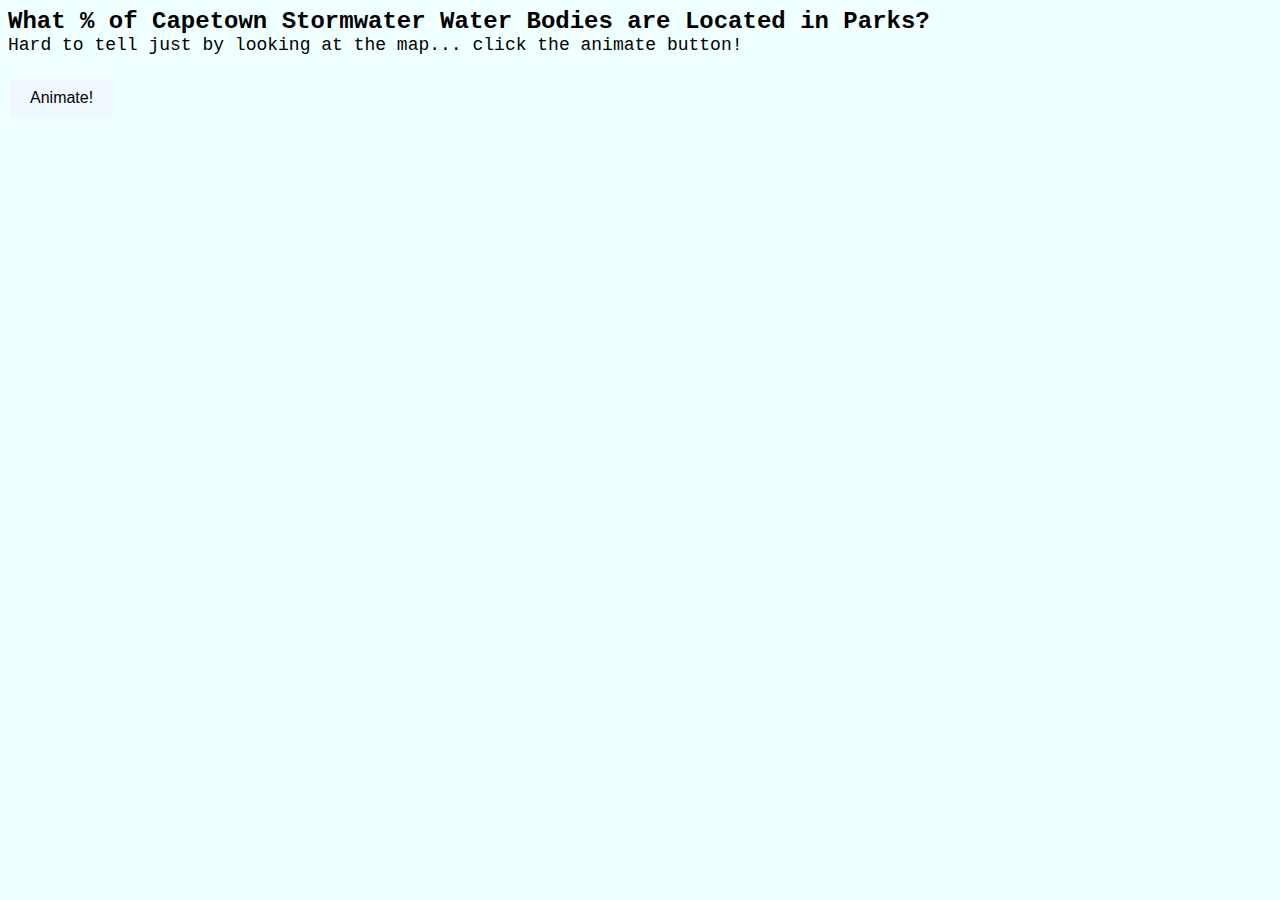
<file: Charlie_OpenDataPortal/index.html>
<!DOCTYPE html>
<html lang="en">
<head>
    <meta charset="UTF-8">
    <title>CapeTown Viz 1</title>
    <link rel="stylesheet" href="style.css">
<body>
    <div class="title">What % of Capetown Stormwater Water Bodies are Located in Parks? </div>
    <div class="subtitle">Hard to tell just by looking at the map... click the animate button!</div>
    <div class = "container", id="container1">
        <div class="button-container">
            <button class="button" id="transitionBtn">Animate!</button>
        </div>
        <div>
            <svg id="map" width="800" height="600"></svg>
        </div>
        <div
                id="legend-container">
        </div>
    </div>

    <script src="map1.js"></script>
    <script src="transition.js"></script>
    <script src="https://d3js.org/d3.v6.min.js"></script>
    <script src="https://d3js.org/d3-geo-projection.v2.min.js"></script>
    <script src="https://d3js.org/topojson.v3.min.js"></script>
</body>
</html>
</file>
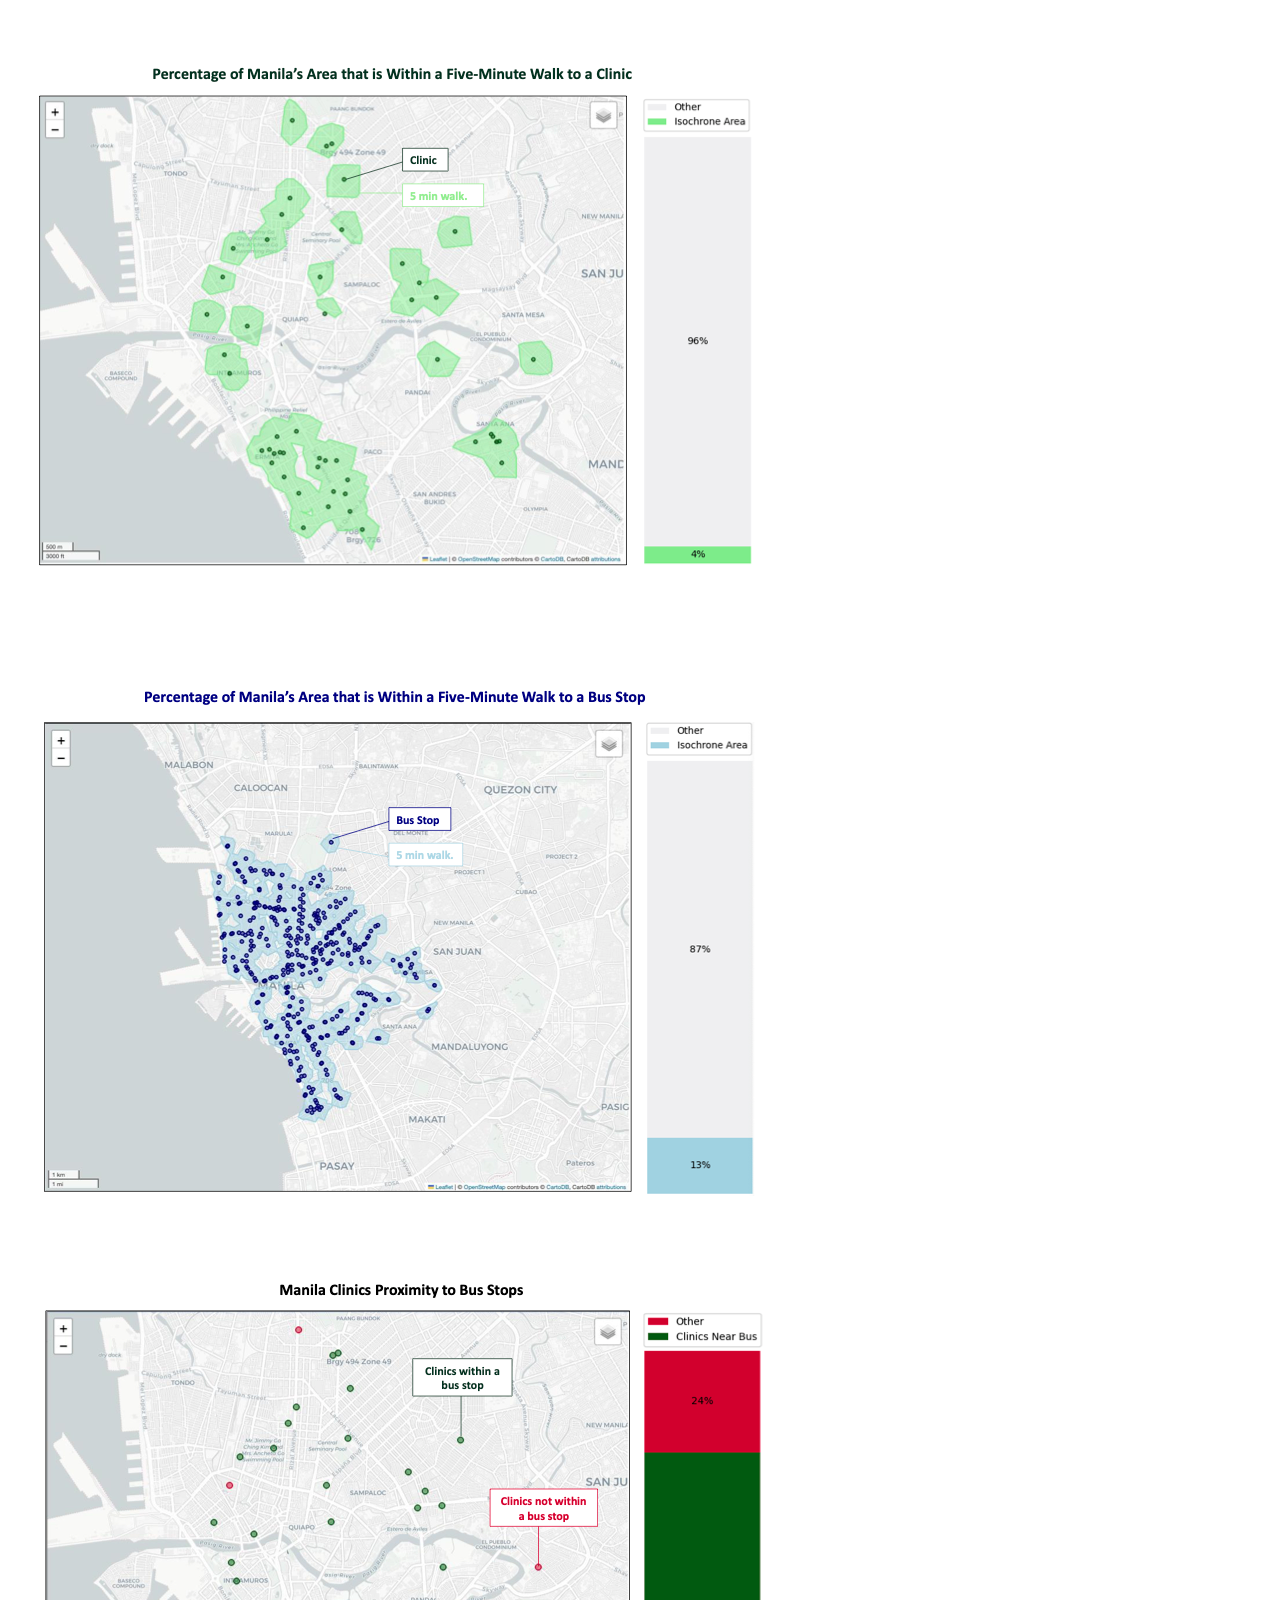
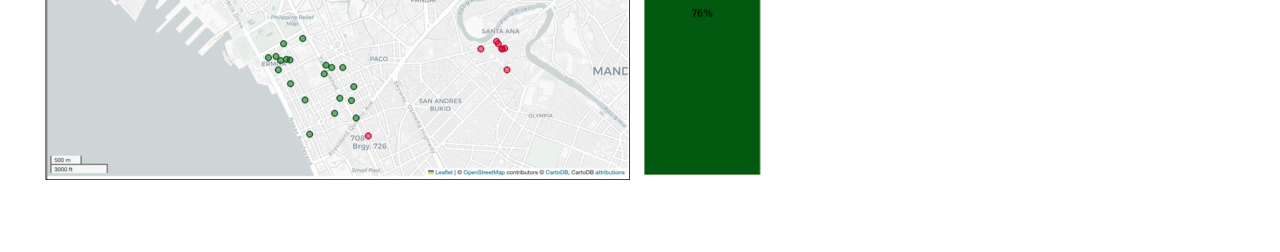
<file: delta_openstreetmap/index.html>
<html lang="en">
<head>
    <title>Isochrones of Bus Stops and Clinics within 5 minute of walking, in Manila, Philippines</title>
</head>
<body>
    <img src='viz1.png' alt='clinic', width='792' height='612'>
    <img src='viz2.png' alt='bus', width='792' height='612'>
    <img src='viz3.png' alt='clinics and bus', width='792' height='612'>
</body>
</html>
</file>
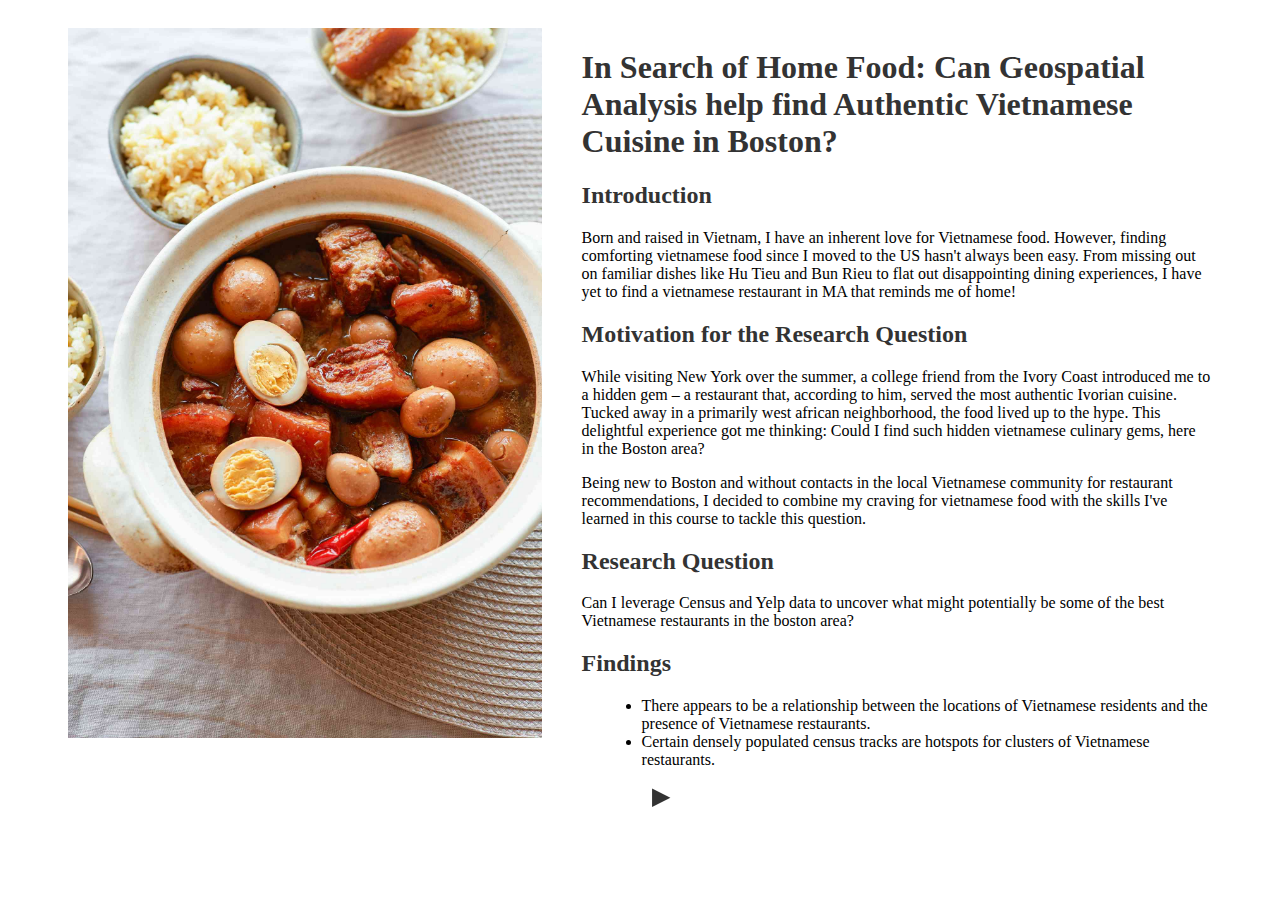
<file: final_assigment/index.html>
<!DOCTYPE html>
<html lang="en">
<head>
  <meta charset="UTF-8">
  <meta name="viewport" content="width=device-width, initial-scale=1.0">
  <title>Map Navigation</title>
  <style>
    .nav-buttons {
      position: fixed;
      bottom: 10%;
      left: 50%;
      transform: translateX(-50%);
    }
    .nav-buttons a {
      margin: 0 10px;
      font-size: 24px;
      text-decoration: none;
      color: #333;
    }

    html, body {
      height: 100%;
      margin: 0;
      padding: 0;
      overflow: hidden;  /* To avoid any unwanted scrollbars */
    }
    body {
      padding-left: 40px;
      padding-right: 40px;
    }
    #mapFrame {
      display: block;  /* This removes any extra space around the iframe */
      width: 100%;
      height: 85%;
      border: none;  /* To remove any default borders */
    }
  </style>
</head>
<body>

<iframe id="mapFrame" src="map0.html" width="100%" height="100%" frameborder="0"></iframe>

<div class="nav-buttons">
  <a id="leftArrow" href="#" onclick="navigate(-1)">◀</a>
  <a id="rightArrow" href="#" onclick="navigate(1)">▶</a>
</div>

<script>
  let currentMap = 0;
  const totalMaps = 5;

  function navigate(direction) {
    currentMap += direction;
    if (currentMap < 0) {
      currentMap = 0;
    } else if (currentMap > totalMaps) {
      currentMap = totalMaps;
    }
    document.getElementById('mapFrame').src = 'map' + currentMap + '.html';
    updateArrows();
  }

  function updateArrows() {
    document.getElementById('leftArrow').style.visibility = (currentMap === 0) ? 'hidden' : 'visible';
    document.getElementById('rightArrow').style.visibility = (currentMap === totalMaps) ? 'hidden' : 'visible';
  }

  window.onload = updateArrows;
</script>

</body>
</html>
</file>
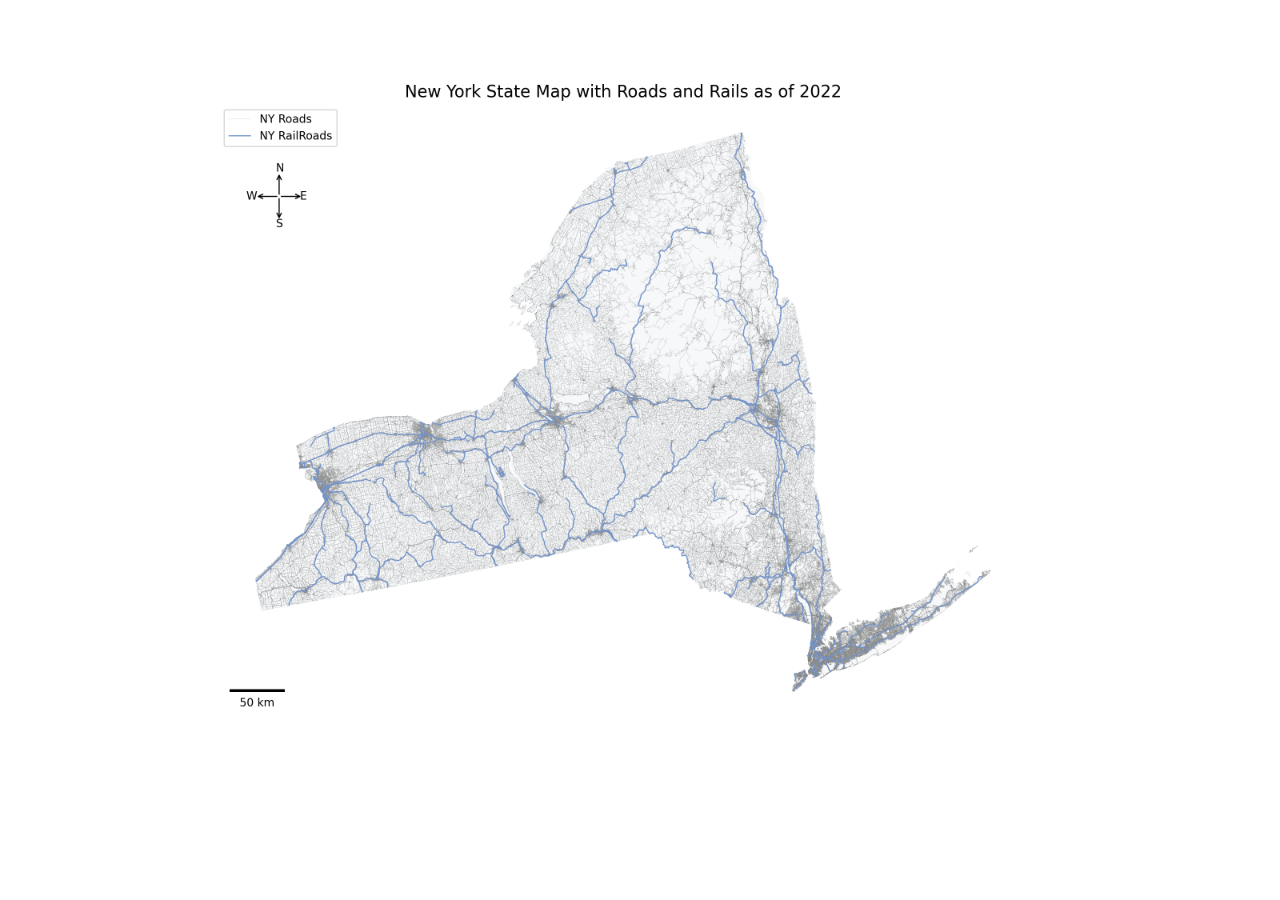
<file: Alpha - US_Census_TIGER/NY_map_roads_rails.html>
<html>
<head>
    <title>New York State Map with Roads and Rails as of 2022</title>
</head>
<body>
    <img src='./output/NY_map_roads_rails.png' alt='NY Map with Roads and Rails', width='1200' height='800'>

</body>
</html>
</file>
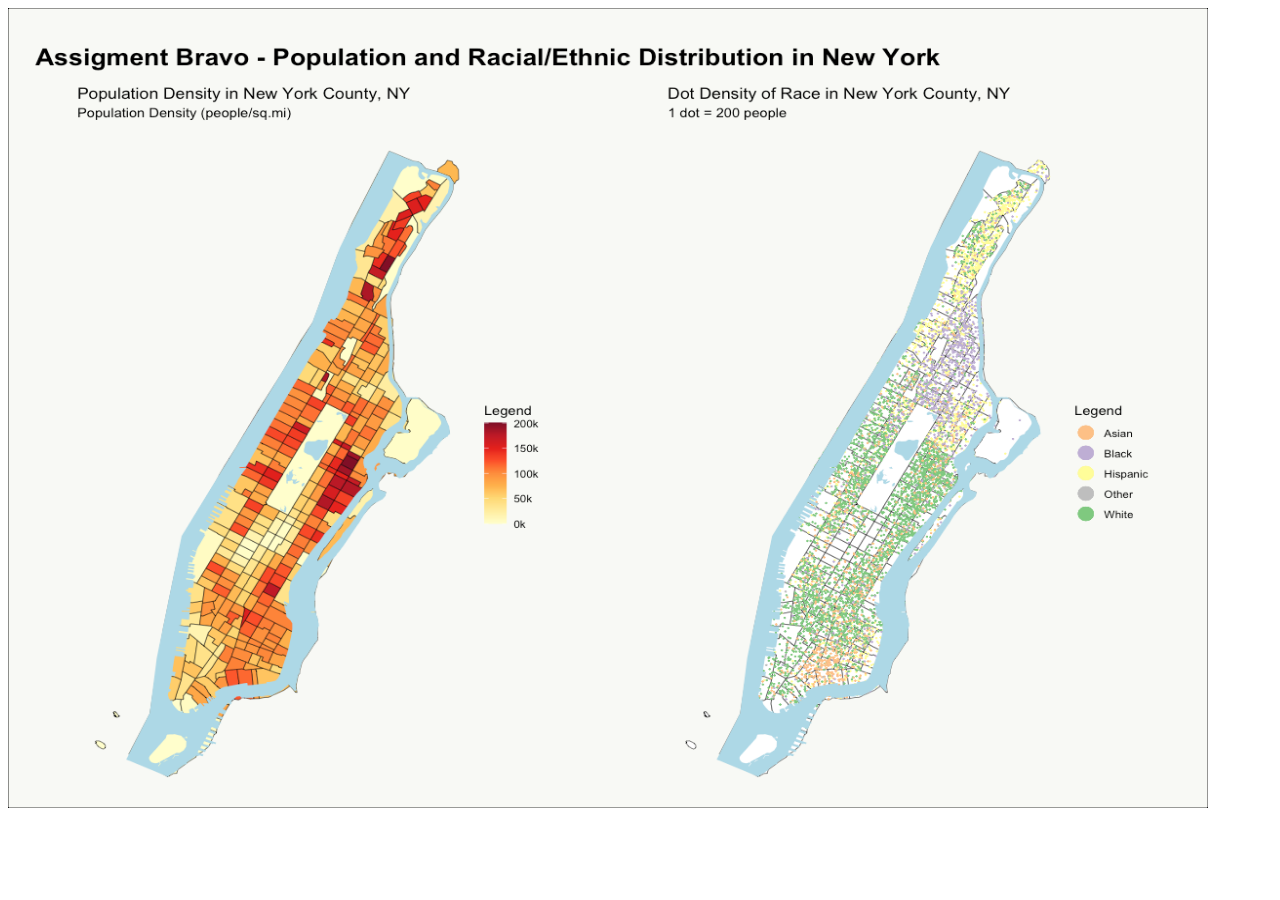
<file: bravo_census_tract/NY_map_census.html>
<html>
<head>
    <title>Population and Ethnic Distribution in New York</title>
</head>
<body>
    <img src='./output/viz.png' alt='Manhattan Census Density', width='1200' height='800'>

</body>
</html>
</file>
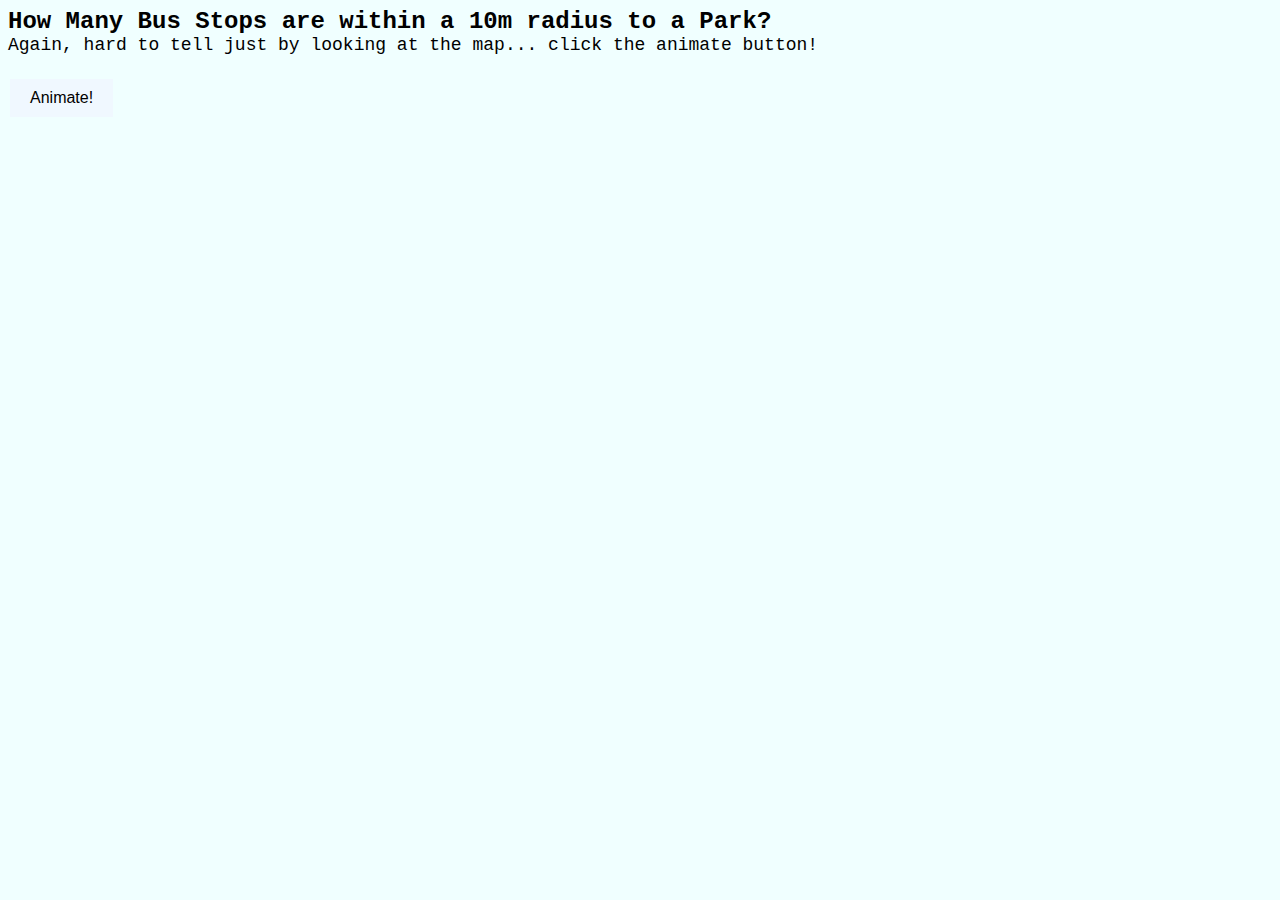
<file: Charlie_OpenDataPortal/index2.html>
<!DOCTYPE html>
<html lang="en">
<head>
    <meta charset="UTF-8">
    <title>CapeTown Viz 2</title>
    <link rel="stylesheet" href="style.css">
</head>
<body>
  <div class="title">How Many Bus Stops are within a 10m radius to a Park? </div>
  <div class="subtitle">Again, hard to tell just by looking at the map... click the animate button!</div>
  <div class = "container", id="container2">
    <div class="button-container">
      <button class="button" id="transitionBtn2">Animate!</button>
    </div>
    <div>
      <svg id="map2" width="800" height="600"></svg>
    </div>
    <div
            id="legend-container2">
    </div>
  </div>
  <script src="map2.js"></script>
  <script src="transition2.js"></script>
  <script src="https://d3js.org/d3.v6.min.js"></script>
  <script src="https://d3js.org/d3-geo-projection.v2.min.js"></script>
  <script src="https://d3js.org/topojson.v3.min.js"></script>
</body>
</html>
</file>
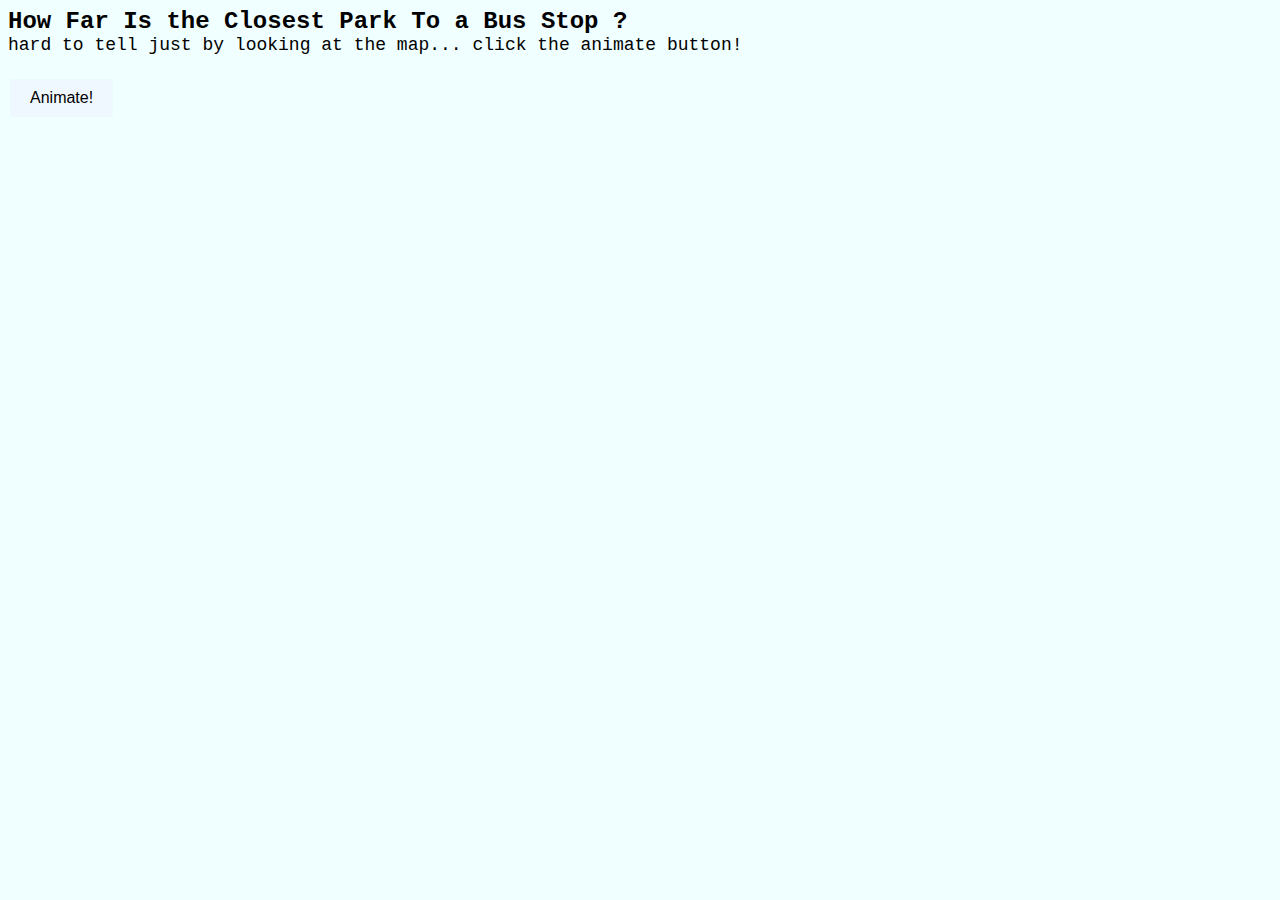
<file: Charlie_OpenDataPortal/index3.html>
<!DOCTYPE html>
<html lang="en">
<head>
    <meta charset="UTF-8">
    <title>CapeTown Viz 3</title>
    <link rel="stylesheet" href="style.css">
</head>
<body>
  <div class="title">How Far Is the Closest Park To a Bus Stop ? </div>
  <div class="subtitle">hard to tell just by looking at the map... click the animate button!</div>
  <div class = "container", id="container3">
    <div class="button-container">
      <button class="button" id="transitionBtn3">Animate!</button>
    </div>
    <div>
      <svg id="map3" width="800" height="600"></svg>
    </div>
    <div
            id="legend-container3">
    </div>
  </div>
  <script src="map3.js"></script>
  <script src="transition3.js"></script>
  <script src="https://d3js.org/d3.v6.min.js"></script>
  <script src="https://d3js.org/d3-geo-projection.v2.min.js"></script>
  <script src="https://d3js.org/topojson.v3.min.js"></script>
</body>
</html>
</file>
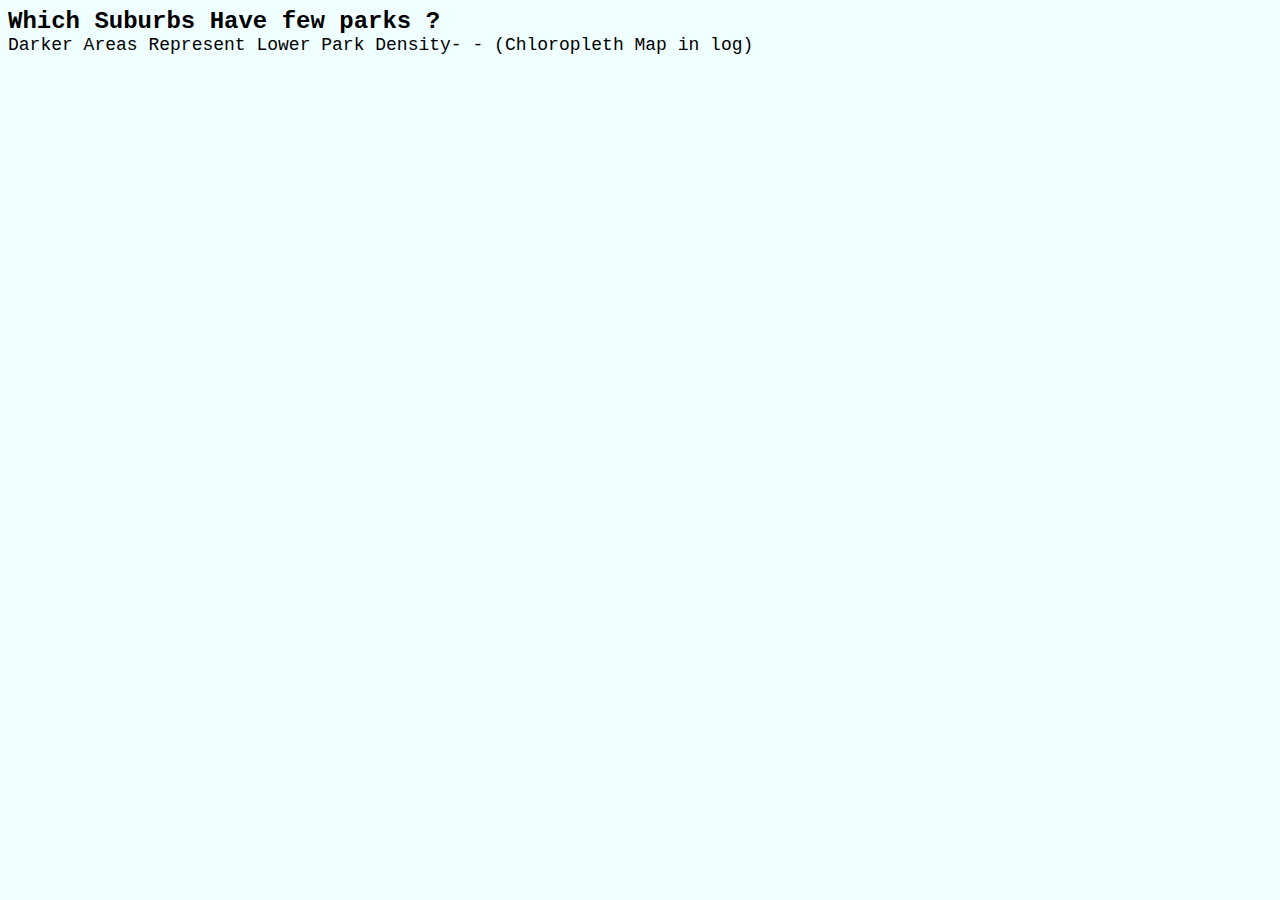
<file: Charlie_OpenDataPortal/index4.html>
<!DOCTYPE html>
<html lang="en">
<head>
    <meta charset="UTF-8">
    <title>CapeTown Viz 4</title>
    <link rel="stylesheet" href="style.css">
</head>
<body>
  <div class="title">Which Suburbs Have few parks ? </div>
  <div class="subtitle">Darker Areas Represent Lower Park Density- - (Chloropleth Map in log) </div>
  <div class = "container", id="container4">
    <div>
      <svg id="map4" width="800" height="600"></svg>
    </div>
    <div
            id="legend-container4">
    </div>
  </div>
  <script src="map4.js"></script>
  <script src="https://d3js.org/d3.v6.min.js"></script>
  <script src="https://d3js.org/d3-geo-projection.v2.min.js"></script>
  <script src="https://d3js.org/topojson.v3.min.js"></script>
</body>
</html>
</file>
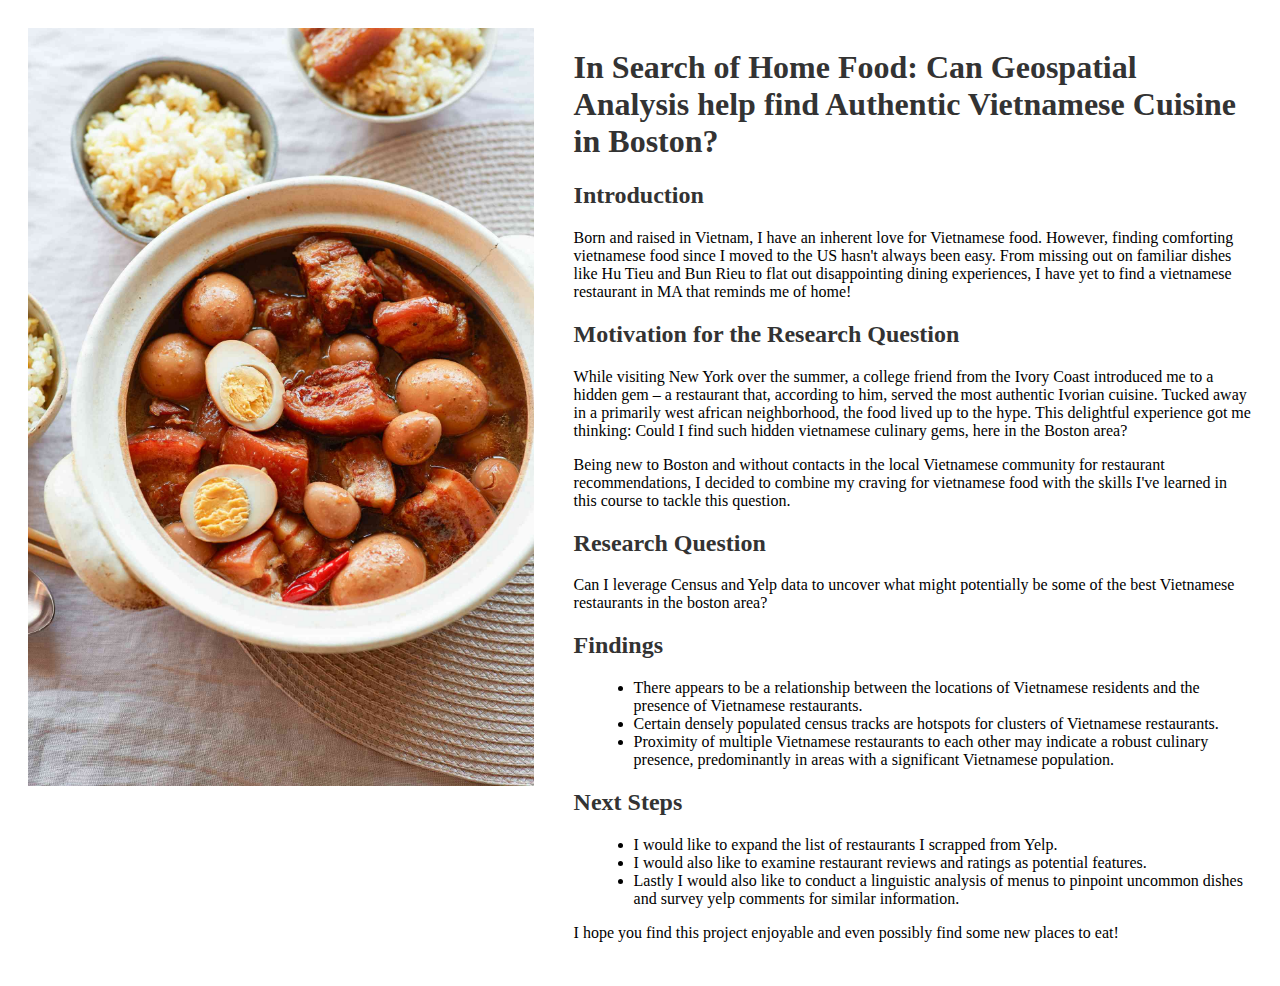
<file: final_assigment/map0.html>
<!DOCTYPE html>
<html lang="en">

<head>
    <meta charset="UTF-8">
    <title>In Search of Authentic Vietnamese Cuisine</title>
    <style>
        body {
            font-family: Optima;
        }

        h1, h2, h3 {
            color: #333;
        }

        ul {
            list-style-type: disc;
            margin-left: 20px;
        }

        .container {
            display: flex;
            align-items: flex-start;
        }

        .left-column {
            flex: 0 0 40%; /* Adjust as needed */
            padding: 20px;
        }

        .right-column {
            flex: 1; /* This will occupy the remaining space */
            padding: 20px;
        }

        img {
            max-width: 100%; /* Ensures image doesn't overflow its container */
            height: auto;
        }
    </style>
</head>

<body>
<div class="container">
    <div class="left-column">
        <img src="thit_kho2.jpg" alt="A photo representing Vietnamese culture">
    </div>

    <div class="right-column">
        <h1> In Search of Home Food: Can Geospatial Analysis help find Authentic Vietnamese Cuisine in Boston? </h1>
        <h2>Introduction</h2>
        <p>
            Born and raised in Vietnam, I have an inherent love for Vietnamese food. However, finding comforting vietnamese food since I moved to the US hasn't always been easy. From missing out on familiar dishes like Hu Tieu and Bun Rieu to flat out disappointing dining experiences, I have yet to find a vietnamese restaurant in MA that reminds me of home!
        </p>

        <h2>Motivation for the Research Question</h2>
        <p>
            While visiting New York over the summer, a college friend from the Ivory Coast introduced me to a hidden gem – a restaurant that, according to him, served the most authentic Ivorian cuisine. Tucked away in a primarily west african neighborhood, the food lived up to the hype. This delightful experience got me thinking: Could I find such hidden vietnamese culinary gems, here in the Boston area?
        </p>
        <p>
            Being new to Boston and without contacts in the local Vietnamese community for restaurant recommendations, I decided to combine my craving for vietnamese food with the skills I've learned in this course to tackle this question.
        </p>

        <h2>Research Question</h2>
        <p>
            Can I leverage Census and Yelp data to uncover what might potentially be some of the best Vietnamese restaurants in the boston area?
        </p>

        <h2>Findings</h2>
        <ul>
            <li>There appears to be a relationship between the locations of Vietnamese residents and the presence of Vietnamese restaurants.</li>
            <li>Certain densely populated census tracks are hotspots for clusters of Vietnamese restaurants.</li>
            <li>Proximity of multiple Vietnamese restaurants to each other may indicate a robust culinary presence, predominantly in areas with a significant Vietnamese population.</li>
        </ul>

        <h2>Next Steps</h2>
        <ul>
            <li>I would like to expand the list of restaurants I scrapped from Yelp.</li>
            <li> I would also like to examine restaurant reviews and ratings as potential features.</li>
            <li> Lastly I would also like to conduct a linguistic analysis of menus to pinpoint uncommon dishes and survey yelp comments for similar information.</li>
        </ul>

        <p>
            I hope you find this project enjoyable and even possibly find some new places to eat!
        </p>
    </div>
</div>
</body>

</html>
</file>
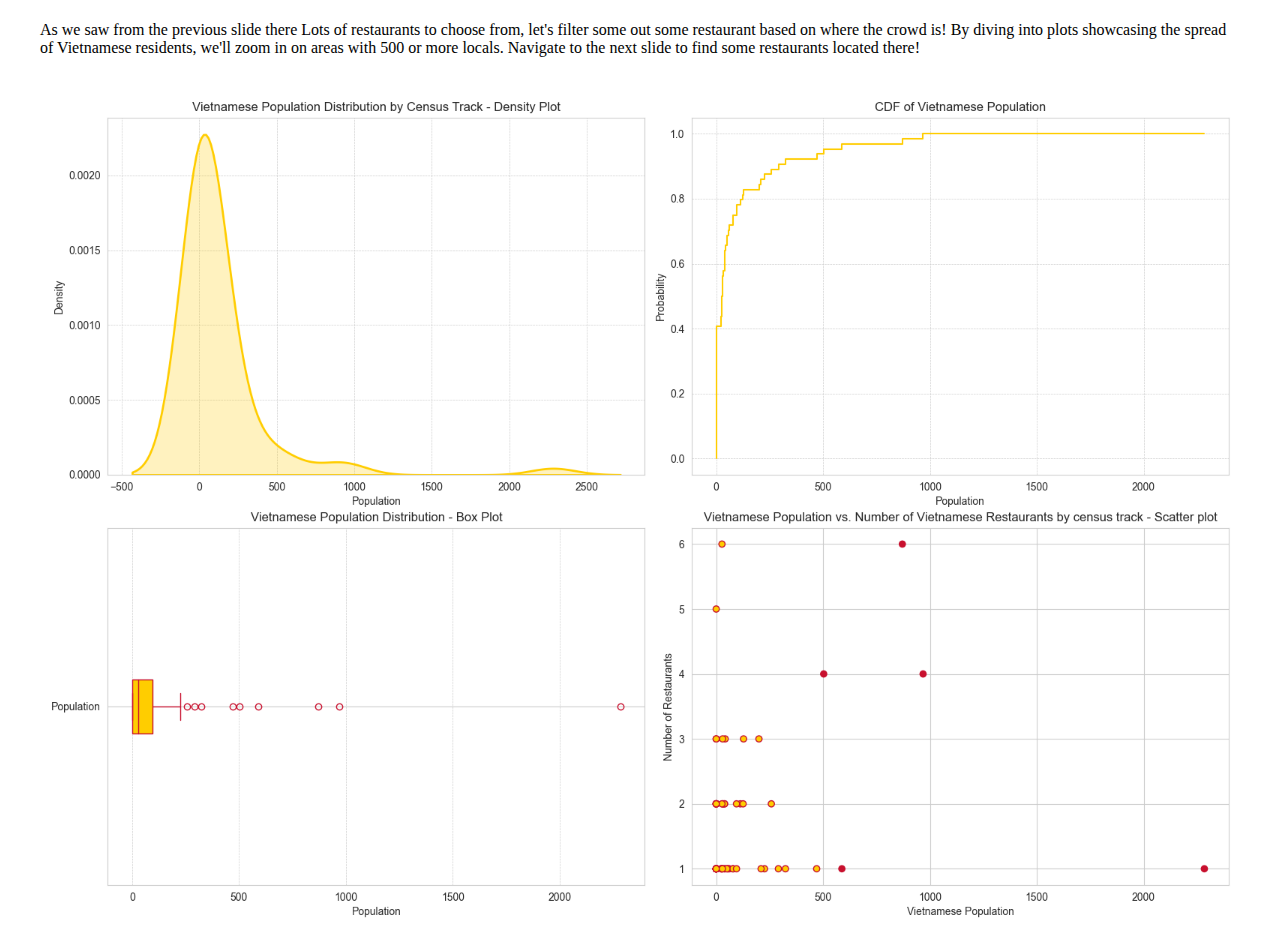
<file: final_assigment/map3.html>
<!DOCTYPE html>
<html lang="en">
<head>
    <meta charset="UTF-8">
    <title>Title</title>
    <style>
        /* Styles for the container and cells */
        .container {
            display: grid;
            grid-template-rows: auto auto; /* Two rows */
            gap: 20px; /* Gap between rows */
            padding: 5px;
            max-width: 1200px;
            margin: 0 auto; /* Center the container */
        }

        .image-cell img {
            max-width: 100%; /* Make sure the image doesn't overflow the container */
            height: auto;
        }
        html, body {
            height: 100%;
            margin: 0;
            padding: 0;
        }
    </style>

</head>
<body>
<div class="container">
    <!-- Top cell with description -->
    <div class="description-cell">
        <p>
           As we saw from the previous slide there Lots of restaurants to choose from, let's filter some out some restaurant based on where the crowd is!
            By diving into plots showcasing the spread of Vietnamese residents, we'll zoom in on areas with 500 or more locals.
            Navigate to the next slide to find some restaurants located there!
        </p>
    </div>

    <!-- Bottom cell with image -->
    <div class="image-cell">
        <img src="dist_plot.png" alt="Distribution Plot">
    </div>
</div>
</body>
</html>
</file>
<file: Charlie_OpenDataPortal/style.css>
.tooltip {
    position: absolute;
    text-align: center;
    width: 120px;
    height: auto;
    padding: 2px;
    font: 12px sans-serif;
    background: lightsteelblue;
    border: 0px;
    border-radius: 8px;
    pointer-events: none;
}

path.regions {
    stroke: black;
    fill: none;
    stroke-width: 0.3;
}

path.water-in-parks {
    fill: lightblue;
}

path.water-not-in-parks {
    fill: #088F8F;
}

path.parks-minus-water {
    fill: 	#48b07b;
}

path.parks {
    fill: #48b07b;
    opacity: 0.7;
}

path.water{
    fill: white;
    opacity: 0;
}
circle.brt_buffer_inpark {
    fill: #F88379;
    opacity:0.7;
    stroke: black ;
}

circle.brt_buffer_notinpark {
    fill: #E5E4E2	;
    opacity: 0.7;
    stroke: black	 ;
}

circle.brt_buffer_inpark2{
    fill: #F88379;
    opacity:0.7;
    stroke: black ;
}

circle.brt_buffer_notinpark2 {
    fill: #E5E4E2	;
    opacity: 0.7;
    stroke: black	 ;
}



path {
    vector-effect: non-scaling-stroke;
}

.title {
    text-align: left;
    font-family: "Courier New";
    font-size: 24px; /* or another appropriate font-size */
    font-weight: bold;
}

.subtitle {
    text-align: left;
    font-family: "Courier New";
    font-size: 18px;
}

body {background-color: #F0FFFF	}

.button-container {
    margin-top: 20px; /* Adjust margin as per your needs */
}

.button {
    background-color: #F0F8FF; /
    border-radius: 12px;
    color: black; /* White text color */
    border: none; /* Remove border */
    padding: 10px 20px; /* Some padding */
    cursor: pointer; /* Pointer cursor on hover */
    display: inline-block; /* Make it inline-block */
    font-size: 16px; /* Increase font size */
    margin: 4px 2px; /* Some margin */
    transition-duration: 0.4s; /* Add animation when hovered */
}

#transitionBtn:hover {
    background-color: #F0F8FF; /* White background color on hover */
    color: black; /* Black text color on hover */
}

.container {
    margin-bottom: 150px;
}
</file>
